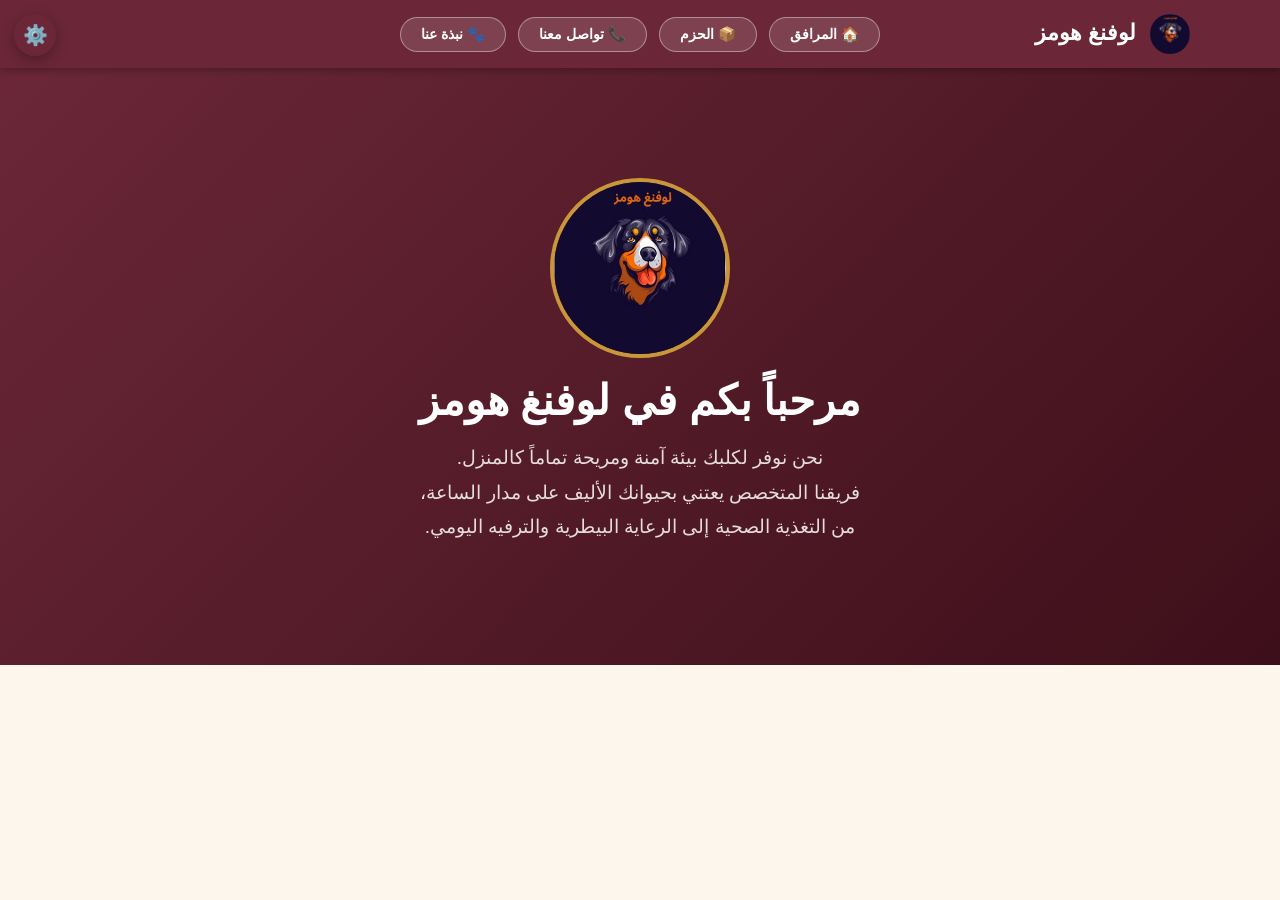
<file: index.html>
<!DOCTYPE html>
<html lang="ar" dir="rtl">
<head>
    <meta charset="UTF-8">
    <meta name="viewport" content="width=device-width, initial-scale=1.0">
    <title>لوفنغ هومز - الرئيسية</title>
    <link rel="stylesheet" href="style.css">
</head>
<body>

    <!-- ⚙️ Settings Panel -->
    <button class="settings-toggle" id="settings-toggle" title="الإعدادات">⚙️</button>
    <div class="settings-panel" id="settings-panel">
        <div class="settings-label">الإعدادات</div>

        <!-- Dark Mode -->
        <div class="settings-row">
            <label class="toggle-switch">
                <input type="checkbox" id="dark-toggle">
                <span class="toggle-track"></span>
            </label>
            <span>🌙 الوضع المظلم</span>
        </div>

        <!-- Font Size -->
        <div class="settings-label">حجم الخط</div>
        <div class="settings-row font-ctrl">
            <button class="font-ctrl-btn" id="font-decrease">−</button>
            <span class="font-size-indicator" id="font-indicator">100%</span>
            <button class="font-ctrl-btn" id="font-increase">+</button>
        </div>
    </div>


    <header>
        <div class="header-container">
            <!-- شعار يسار -->
            <div class="logo" style="white-space:nowrap;">
                <img src="[data-uri]" alt="لوفنغ هومز"
                     style="height:40px;width:40px;object-fit:contain;border-radius:50%;margin-left:8px;vertical-align:middle;">
                لوفنغ هومز
            </div>

            <!-- أزرار وسط -->
            <div class="header-nav-btns">
                <a href="facilities.html" class="header-nav-btn">🏠 المرافق</a>
                <a href="packages.html"   class="header-nav-btn">📦 الحزم</a>
                <a href="contact.html"    class="header-nav-btn">📞 تواصل معنا</a>
                <a href="about.html"     class="header-nav-btn">🐾 نبذة عنا</a>
            </div>


        </div>
    </header>

    <section class="hero">
        <img src="[data-uri]" alt="لوفنغ هومز" class="hero-logo">
        <h1 class="hero-title">مرحباً بكم في لوفنغ هومز</h1>
        <p class="hero-sub">
            نحن نوفر لكلبك بيئة آمنة ومريحة تماماً كالمنزل.<br>
            فريقنا المتخصص يعتني بحيوانك الأليف على مدار الساعة،<br>
            من التغذية الصحية إلى الرعاية البيطرية والترفيه اليومي.
        </p>
    </section>    <script>
        // ---- Settings Panel ----
        const settingsToggle = document.getElementById('settings-toggle');
        const settingsPanel  = document.getElementById('settings-panel');
        settingsToggle.addEventListener('click', () => {
            settingsToggle.classList.toggle('open');
            settingsPanel.classList.toggle('open');
        });
        document.addEventListener('click', (e) => {
            if (!settingsToggle.contains(e.target) && !settingsPanel.contains(e.target)) {
                settingsToggle.classList.remove('open');
                settingsPanel.classList.remove('open');
            }
        });

        // ---- Dark Mode ----
        const darkToggle = document.getElementById('dark-toggle');
        const savedTheme = localStorage.getItem('theme') || 'light';
        if (savedTheme === 'dark') {
            document.body.classList.add('dark');
            darkToggle.checked = true;
        }
        darkToggle.addEventListener('change', () => {
            document.body.classList.toggle('dark', darkToggle.checked);
            localStorage.setItem('theme', darkToggle.checked ? 'dark' : 'light');
        });

        // ---- Font Size (continuous: 70% - 160%) ----
        const MIN_FONT = 10, MAX_FONT = 24, STEP = 1;
        let currentFont = parseInt(localStorage.getItem('fontSize') || '16');
        const indicator = document.getElementById('font-indicator');
        const btnInc    = document.getElementById('font-increase');
        const btnDec    = document.getElementById('font-decrease');

        function applyFont() {
            document.documentElement.style.fontSize = currentFont + 'px';
            const pct = Math.round((currentFont / 16) * 100);
            indicator.textContent = pct + '%';
            btnInc.disabled = currentFont >= MAX_FONT;
            btnDec.disabled = currentFont <= MIN_FONT;
            localStorage.setItem('fontSize', currentFont);
        }
        applyFont();

        btnInc.addEventListener('click', () => { if (currentFont < MAX_FONT) { currentFont += STEP; applyFont(); } });
        btnDec.addEventListener('click', () => { if (currentFont > MIN_FONT) { currentFont -= STEP; applyFont(); } });
    </script>

</body>
</html>
</file>
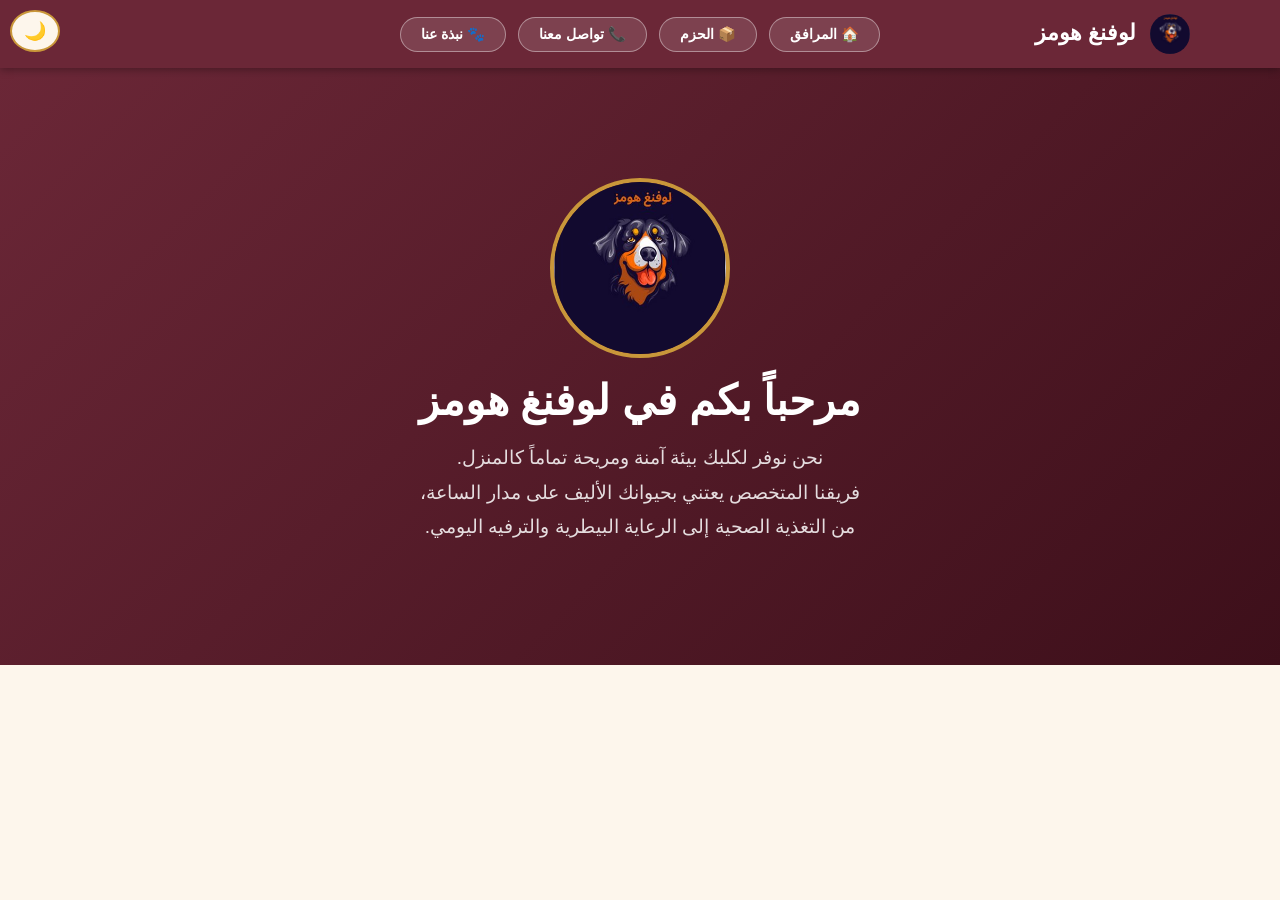
<file: المهمة يلي لاوم اعدل عليها للتطوير/index.html>
<!DOCTYPE html>
<html lang="ar" dir="rtl">
<head>
    <meta charset="UTF-8">
    <meta name="viewport" content="width=device-width, initial-scale=1.0">
    <title>لوفنغ هومز - الرئيسية</title>
    <link rel="stylesheet" href="style.css">
</head>
<body>

    <header>
        <div class="header-container">
            <!-- زر الدارك مود -->
            <button id="dark-mode-toggle" class="dark-mode-btn" title="تبديل الوضع المظلم">🌙</button>
            <!-- شعار يسار -->
            <div class="logo" style="white-space:nowrap;">
                <img src="[data-uri]" alt="لوفنغ هومز"
                     style="height:40px;width:40px;object-fit:contain;border-radius:50%;margin-left:8px;vertical-align:middle;">
                لوفنغ هومز
            </div>

            <!-- أزرار وسط -->
            <div class="header-nav-btns">
                <a href="facilities.html" class="header-nav-btn">🏠 المرافق</a>
                <a href="packages.html"   class="header-nav-btn">📦 الحزم</a>
                <a href="contact.html"    class="header-nav-btn">📞 تواصل معنا</a>
                <a href="about.html"     class="header-nav-btn">🐾 نبذة عنا</a>
            </div>


        </div>
    </header>

    <section class="hero">
        <img src="[data-uri]" alt="لوفنغ هومز" class="hero-logo">
        <h1 class="hero-title">مرحباً بكم في لوفنغ هومز</h1>
        <p class="hero-sub">
            نحن نوفر لكلبك بيئة آمنة ومريحة تماماً كالمنزل.<br>
            فريقنا المتخصص يعتني بحيوانك الأليف على مدار الساعة،<br>
            من التغذية الصحية إلى الرعاية البيطرية والترفيه اليومي.
        </p>
    </section>

    <script>
        const toggle = document.getElementById('dark-mode-toggle');
        const theme = localStorage.getItem('theme') || 'light';
        document.body.classList.toggle('dark', theme === 'dark');
        toggle.textContent = theme === 'dark' ? '☀️' : '🌙';

        toggle.addEventListener('click', () => {
            const isDark = document.body.classList.toggle('dark');
            localStorage.setItem('theme', isDark ? 'dark' : 'light');
            toggle.textContent = isDark ? '☀️' : '🌙';
        });
    </script>

</body>
</html>
</file>
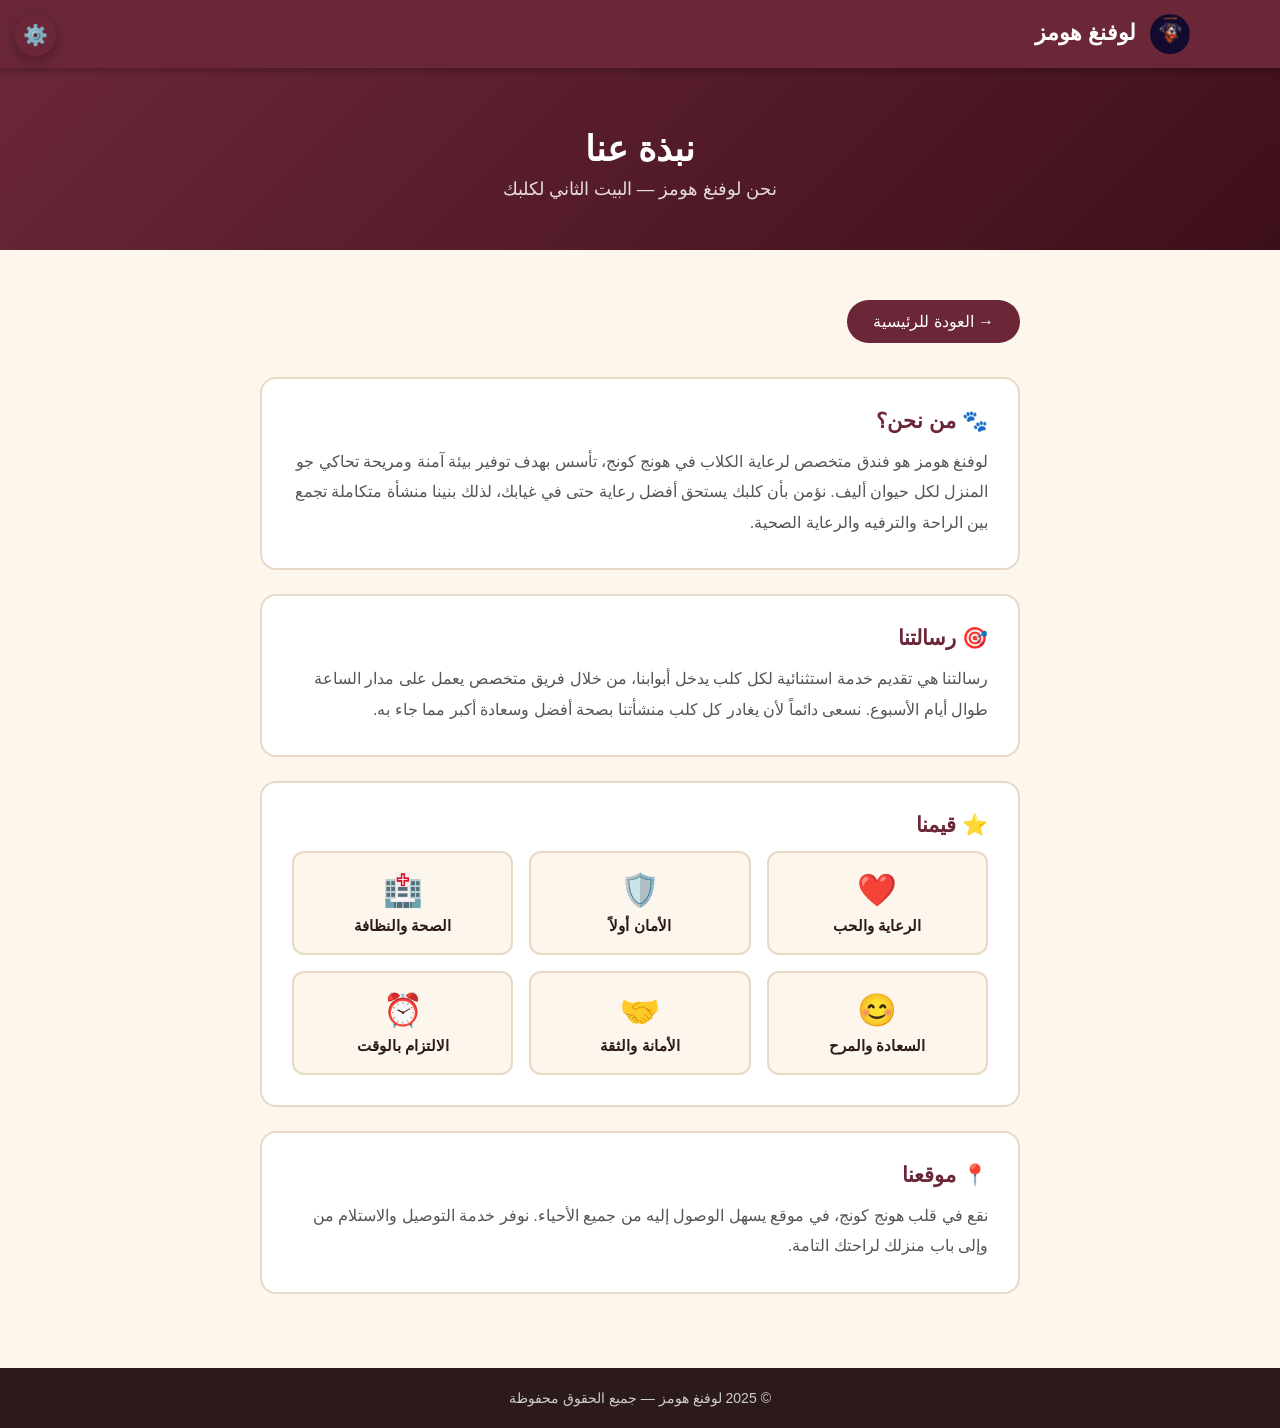
<file: about.html>
<!DOCTYPE html>
<html lang="ar" dir="rtl">
<head>
    <meta charset="UTF-8">
    <meta name="viewport" content="width=device-width, initial-scale=1.0">
    <title>لوفنغ هومز - نبذة عنا</title>
    <link rel="stylesheet" href="style.css">
</head>
<body>

    <!-- ⚙️ Settings Panel -->
    <button class="settings-toggle" id="settings-toggle" title="الإعدادات">⚙️</button>
    <div class="settings-panel" id="settings-panel">
        <div class="settings-label">الإعدادات</div>

        <!-- Dark Mode -->
        <div class="settings-row">
            <label class="toggle-switch">
                <input type="checkbox" id="dark-toggle">
                <span class="toggle-track"></span>
            </label>
            <span>🌙 الوضع المظلم</span>
        </div>

        <!-- Font Size -->
        <div class="settings-label">حجم الخط</div>
        <div class="settings-row font-ctrl">
            <button class="font-ctrl-btn" id="font-decrease">−</button>
            <span class="font-size-indicator" id="font-indicator">100%</span>
            <button class="font-ctrl-btn" id="font-increase">+</button>
        </div>
    </div>


    <header>
        <div class="header-container" style="justify-content:space-between;">
            <div class="logo" style="white-space:nowrap;">
                <img src="[data-uri]" alt="لوفنغ هومز"
                     style="height:40px;width:40px;object-fit:cover;border-radius:50%;margin-left:8px;vertical-align:middle;">
                لوفنغ هومز
            </div>
        </div>
    </header>

    <div class="about-hero">
        <h1>نبذة عنا</h1>
        <p>نحن لوفنغ هومز — البيت الثاني لكلبك</p>
    </div>

    <div class="about-body">
        <a href="index.html" class="back-btn">→ العودة للرئيسية</a>

        <div class="about-card">
            <h2>🐾 من نحن؟</h2>
            <p>
                لوفنغ هومز هو فندق متخصص لرعاية الكلاب في هونج كونج، تأسس بهدف توفير بيئة آمنة ومريحة
                تحاكي جو المنزل لكل حيوان أليف. نؤمن بأن كلبك يستحق أفضل رعاية حتى في غيابك،
                لذلك بنينا منشأة متكاملة تجمع بين الراحة والترفيه والرعاية الصحية.
            </p>
        </div>

        <div class="about-card">
            <h2>🎯 رسالتنا</h2>
            <p>
                رسالتنا هي تقديم خدمة استثنائية لكل كلب يدخل أبوابنا، من خلال فريق متخصص يعمل
                على مدار الساعة طوال أيام الأسبوع. نسعى دائماً لأن يغادر كل كلب منشأتنا
                بصحة أفضل وسعادة أكبر مما جاء به.
            </p>
        </div>

        <div class="about-card">
            <h2>⭐ قيمنا</h2>
            <div class="values-grid">
                <div class="value-item"><span>❤️</span> الرعاية والحب</div>
                <div class="value-item"><span>🛡️</span> الأمان أولاً</div>
                <div class="value-item"><span>🏥</span> الصحة والنظافة</div>
                <div class="value-item"><span>😊</span> السعادة والمرح</div>
                <div class="value-item"><span>🤝</span> الأمانة والثقة</div>
                <div class="value-item"><span>⏰</span> الالتزام بالوقت</div>
            </div>
        </div>

        <div class="about-card">
            <h2>📍 موقعنا</h2>
            <p>
                نقع في قلب هونج كونج، في موقع يسهل الوصول إليه من جميع الأحياء.
                نوفر خدمة التوصيل والاستلام من وإلى باب منزلك لراحتك التامة.
            </p>
        </div>
    </div>

    <footer>
        <p>© 2025 لوفنغ هومز — جميع الحقوق محفوظة</p>
    </footer>    <script>
        // ---- Settings Panel ----
        const settingsToggle = document.getElementById('settings-toggle');
        const settingsPanel  = document.getElementById('settings-panel');
        settingsToggle.addEventListener('click', () => {
            settingsToggle.classList.toggle('open');
            settingsPanel.classList.toggle('open');
        });
        document.addEventListener('click', (e) => {
            if (!settingsToggle.contains(e.target) && !settingsPanel.contains(e.target)) {
                settingsToggle.classList.remove('open');
                settingsPanel.classList.remove('open');
            }
        });

        // ---- Dark Mode ----
        const darkToggle = document.getElementById('dark-toggle');
        const savedTheme = localStorage.getItem('theme') || 'light';
        if (savedTheme === 'dark') {
            document.body.classList.add('dark');
            darkToggle.checked = true;
        }
        darkToggle.addEventListener('change', () => {
            document.body.classList.toggle('dark', darkToggle.checked);
            localStorage.setItem('theme', darkToggle.checked ? 'dark' : 'light');
        });

        // ---- Font Size (continuous: 70% - 160%) ----
        const MIN_FONT = 10, MAX_FONT = 24, STEP = 1;
        let currentFont = parseInt(localStorage.getItem('fontSize') || '16');
        const indicator = document.getElementById('font-indicator');
        const btnInc    = document.getElementById('font-increase');
        const btnDec    = document.getElementById('font-decrease');

        function applyFont() {
            document.documentElement.style.fontSize = currentFont + 'px';
            const pct = Math.round((currentFont / 16) * 100);
            indicator.textContent = pct + '%';
            btnInc.disabled = currentFont >= MAX_FONT;
            btnDec.disabled = currentFont <= MIN_FONT;
            localStorage.setItem('fontSize', currentFont);
        }
        applyFont();

        btnInc.addEventListener('click', () => { if (currentFont < MAX_FONT) { currentFont += STEP; applyFont(); } });
        btnDec.addEventListener('click', () => { if (currentFont > MIN_FONT) { currentFont -= STEP; applyFont(); } });
    </script>

</body>
</html>
</file>
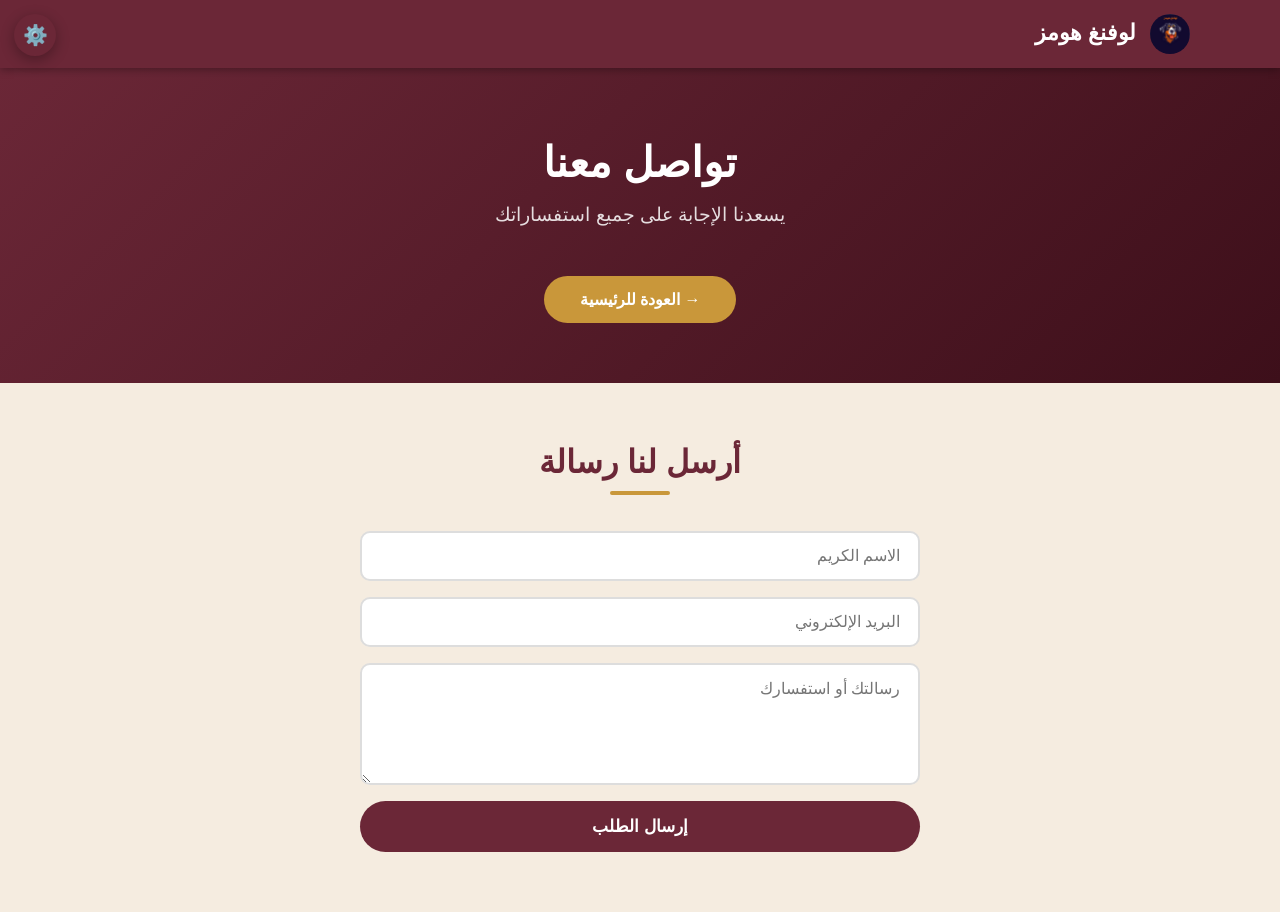
<file: contact.html>
<!DOCTYPE html>
<html lang="ar" dir="rtl">
<head>
    <meta charset="UTF-8">
    <meta name="viewport" content="width=device-width, initial-scale=1.0">
    <title>لوفنغ هومز - تواصل معنا</title>
    <link rel="stylesheet" href="style.css">
</head>
<body>

    <!-- ⚙️ Settings Panel -->
    <button class="settings-toggle" id="settings-toggle" title="الإعدادات">⚙️</button>
    <div class="settings-panel" id="settings-panel">
        <div class="settings-label">الإعدادات</div>

        <!-- Dark Mode -->
        <div class="settings-row">
            <label class="toggle-switch">
                <input type="checkbox" id="dark-toggle">
                <span class="toggle-track"></span>
            </label>
            <span>🌙 الوضع المظلم</span>
        </div>

        <!-- Font Size -->
        <div class="settings-label">حجم الخط</div>
        <div class="settings-row font-ctrl">
            <button class="font-ctrl-btn" id="font-decrease">−</button>
            <span class="font-size-indicator" id="font-indicator">100%</span>
            <button class="font-ctrl-btn" id="font-increase">+</button>
        </div>
    </div>


    <header>
        <div class="header-container" style="justify-content:space-between;">
            <div class="logo" style="white-space:nowrap;">
                <img src="[data-uri]" alt="لوفنغ هومز"
                     style="height:40px;width:40px;object-fit:cover;border-radius:50%;margin-left:8px;vertical-align:middle;">
                لوفنغ هومز
            </div>
        </div>
    </header>

    <section class="hero" style="padding:70px 20px 60px;">
        <h1>تواصل معنا</h1>
        <p>يسعدنا الإجابة على جميع استفساراتك</p>
        <a href="index.html" class="main-btn" style="margin-top:20px; display:inline-block;">→ العودة للرئيسية</a>
    </section>

    <section class="contact-section">
        <h2>أرسل لنا رسالة</h2>
        <form id="contact-form" onsubmit="handleSubmit(event)">
            <input type="text" id="field-name" placeholder="الاسم الكريم" required>
            <input type="email" id="field-email" placeholder="البريد الإلكتروني" required>
            <textarea id="field-msg" placeholder="رسالتك أو استفسارك" rows="5" required></textarea>
            <button type="submit" class="send-btn">إرسال الطلب</button>
        </form>
    </section>

    <!-- SUCCESS MODAL -->
    <div class="modal-overlay" id="success-modal" onclick="closeModal(event)">
        <div class="modal-box">
            <div class="modal-icon">✅</div>
            <h2>تم الإرسال بنجاح!</h2>
            <p>شكراً على تواصلك، وفي أقرب وقت سنعمل على ملاحظاتك</p>
            <button class="modal-close" onclick="closeModal()">إغلاق</button>
        </div>
    </div>    <script>
        // ---- Settings Panel ----
        const settingsToggle = document.getElementById('settings-toggle');
        const settingsPanel  = document.getElementById('settings-panel');
        settingsToggle.addEventListener('click', () => {
            settingsToggle.classList.toggle('open');
            settingsPanel.classList.toggle('open');
        });
        document.addEventListener('click', (e) => {
            if (!settingsToggle.contains(e.target) && !settingsPanel.contains(e.target)) {
                settingsToggle.classList.remove('open');
                settingsPanel.classList.remove('open');
            }
        });

        // ---- Dark Mode ----
        const darkToggle = document.getElementById('dark-toggle');
        const savedTheme = localStorage.getItem('theme') || 'light';
        if (savedTheme === 'dark') {
            document.body.classList.add('dark');
            darkToggle.checked = true;
        }
        darkToggle.addEventListener('change', () => {
            document.body.classList.toggle('dark', darkToggle.checked);
            localStorage.setItem('theme', darkToggle.checked ? 'dark' : 'light');
        });

        // ---- Font Size (continuous: 70% - 160%) ----
        const MIN_FONT = 10, MAX_FONT = 24, STEP = 1;
        let currentFont = parseInt(localStorage.getItem('fontSize') || '16');
        const indicator = document.getElementById('font-indicator');
        const btnInc    = document.getElementById('font-increase');
        const btnDec    = document.getElementById('font-decrease');

        function applyFont() {
            document.documentElement.style.fontSize = currentFont + 'px';
            const pct = Math.round((currentFont / 16) * 100);
            indicator.textContent = pct + '%';
            btnInc.disabled = currentFont >= MAX_FONT;
            btnDec.disabled = currentFont <= MIN_FONT;
            localStorage.setItem('fontSize', currentFont);
        }
        applyFont();

        btnInc.addEventListener('click', () => { if (currentFont < MAX_FONT) { currentFont += STEP; applyFont(); } });
        btnDec.addEventListener('click', () => { if (currentFont > MIN_FONT) { currentFont -= STEP; applyFont(); } });
    </script>

</body>
</html>
</file>
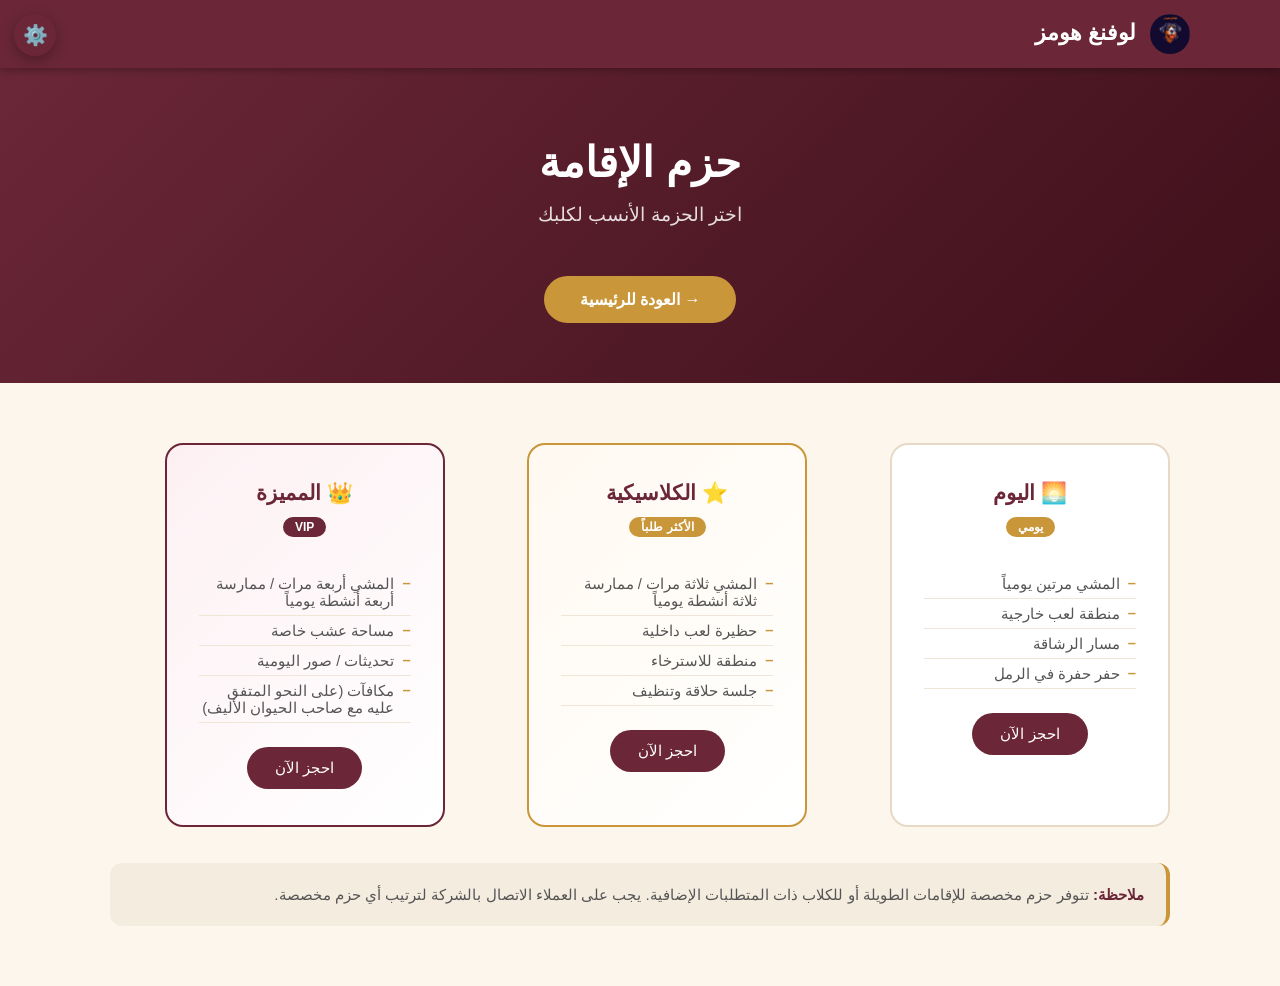
<file: packages.html>
<!DOCTYPE html>
<html lang="ar" dir="rtl">
<head>
    <meta charset="UTF-8">
    <meta name="viewport" content="width=device-width, initial-scale=1.0">
    <title>لوفنغ هومز - الحزم</title>
    <link rel="stylesheet" href="style.css">
</head>
<body>

    <!-- ⚙️ Settings Panel -->
    <button class="settings-toggle" id="settings-toggle" title="الإعدادات">⚙️</button>
    <div class="settings-panel" id="settings-panel">
        <div class="settings-label">الإعدادات</div>

        <!-- Dark Mode -->
        <div class="settings-row">
            <label class="toggle-switch">
                <input type="checkbox" id="dark-toggle">
                <span class="toggle-track"></span>
            </label>
            <span>🌙 الوضع المظلم</span>
        </div>

        <!-- Font Size -->
        <div class="settings-label">حجم الخط</div>
        <div class="settings-row font-ctrl">
            <button class="font-ctrl-btn" id="font-decrease">−</button>
            <span class="font-size-indicator" id="font-indicator">100%</span>
            <button class="font-ctrl-btn" id="font-increase">+</button>
        </div>
    </div>


    <header>
        <div class="header-container" style="justify-content:space-between;">
            <div class="logo" style="white-space:nowrap;">
                <img src="[data-uri]" alt="لوفنغ هومز"
                     style="height:40px;width:40px;object-fit:cover;border-radius:50%;margin-left:8px;vertical-align:middle;">
                لوفنغ هومز
            </div>
        </div>
    </header>

    <section class="hero" style="padding:70px 20px 60px;">
        <h1>حزم الإقامة</h1>
        <p>اختر الحزمة الأنسب لكلبك</p>
        <a href="index.html" class="main-btn" style="margin-top:20px; display:inline-block;">→ العودة للرئيسية</a>
    </section>

    <section class="container">
        <div class="packages-grid">

            <!-- اليوم -->
            <div class="package-box">
                <h3>🌅 اليوم</h3>
                <div class="package-badge">يومي</div>
                <ul>
                    <li>المشي مرتين يومياً</li>
                    <li>منطقة لعب خارجية</li>
                    <li>مسار الرشاقة</li>
                    <li>حفر حفرة في الرمل</li>
                </ul>
                <a href="contact.html" class="buy-btn" style="display:inline-block;text-decoration:none;">احجز الآن</a>
            </div>

            <!-- الكلاسيكية -->
            <div class="package-box premium">
                <h3>⭐ الكلاسيكية</h3>
                <div class="package-badge">الأكثر طلباً</div>
                <ul>
                    <li>المشي ثلاثة مرات / ممارسة ثلاثة أنشطة يومياً</li>
                    <li>حظيرة لعب داخلية</li>
                    <li>منطقة للاسترخاء</li>
                    <li>جلسة حلاقة وتنظيف</li>
                </ul>
                <a href="contact.html" class="buy-btn" style="display:inline-block;text-decoration:none;">احجز الآن</a>
            </div>

            <!-- المميزة -->
            <div class="package-box featured">
                <h3>👑 المميزة</h3>
                <div class="package-badge" style="background:var(--maroon);">VIP</div>
                <ul>
                    <li>المشي أربعة مرات / ممارسة أربعة أنشطة يومياً</li>
                    <li>مساحة عشب خاصة</li>
                    <li>تحديثات / صور اليومية</li>
                    <li>مكافآت (على النحو المتفق عليه مع صاحب الحيوان الأليف)</li>
                </ul>
                <a href="contact.html" class="buy-btn" style="display:inline-block;text-decoration:none;">احجز الآن</a>
            </div>

        </div>

        <div class="package-note">
            <strong>ملاحظة:</strong> تتوفر حزم مخصصة للإقامات الطويلة أو للكلاب ذات المتطلبات الإضافية.
            يجب على العملاء الاتصال بالشركة لترتيب أي حزم مخصصة.
        </div>
    </section>    <script>
        // ---- Settings Panel ----
        const settingsToggle = document.getElementById('settings-toggle');
        const settingsPanel  = document.getElementById('settings-panel');
        settingsToggle.addEventListener('click', () => {
            settingsToggle.classList.toggle('open');
            settingsPanel.classList.toggle('open');
        });
        document.addEventListener('click', (e) => {
            if (!settingsToggle.contains(e.target) && !settingsPanel.contains(e.target)) {
                settingsToggle.classList.remove('open');
                settingsPanel.classList.remove('open');
            }
        });

        // ---- Dark Mode ----
        const darkToggle = document.getElementById('dark-toggle');
        const savedTheme = localStorage.getItem('theme') || 'light';
        if (savedTheme === 'dark') {
            document.body.classList.add('dark');
            darkToggle.checked = true;
        }
        darkToggle.addEventListener('change', () => {
            document.body.classList.toggle('dark', darkToggle.checked);
            localStorage.setItem('theme', darkToggle.checked ? 'dark' : 'light');
        });

        // ---- Font Size (continuous: 70% - 160%) ----
        const MIN_FONT = 10, MAX_FONT = 24, STEP = 1;
        let currentFont = parseInt(localStorage.getItem('fontSize') || '16');
        const indicator = document.getElementById('font-indicator');
        const btnInc    = document.getElementById('font-increase');
        const btnDec    = document.getElementById('font-decrease');

        function applyFont() {
            document.documentElement.style.fontSize = currentFont + 'px';
            const pct = Math.round((currentFont / 16) * 100);
            indicator.textContent = pct + '%';
            btnInc.disabled = currentFont >= MAX_FONT;
            btnDec.disabled = currentFont <= MIN_FONT;
            localStorage.setItem('fontSize', currentFont);
        }
        applyFont();

        btnInc.addEventListener('click', () => { if (currentFont < MAX_FONT) { currentFont += STEP; applyFont(); } });
        btnDec.addEventListener('click', () => { if (currentFont > MIN_FONT) { currentFont -= STEP; applyFont(); } });
    </script>

</body>
</html>
</file>
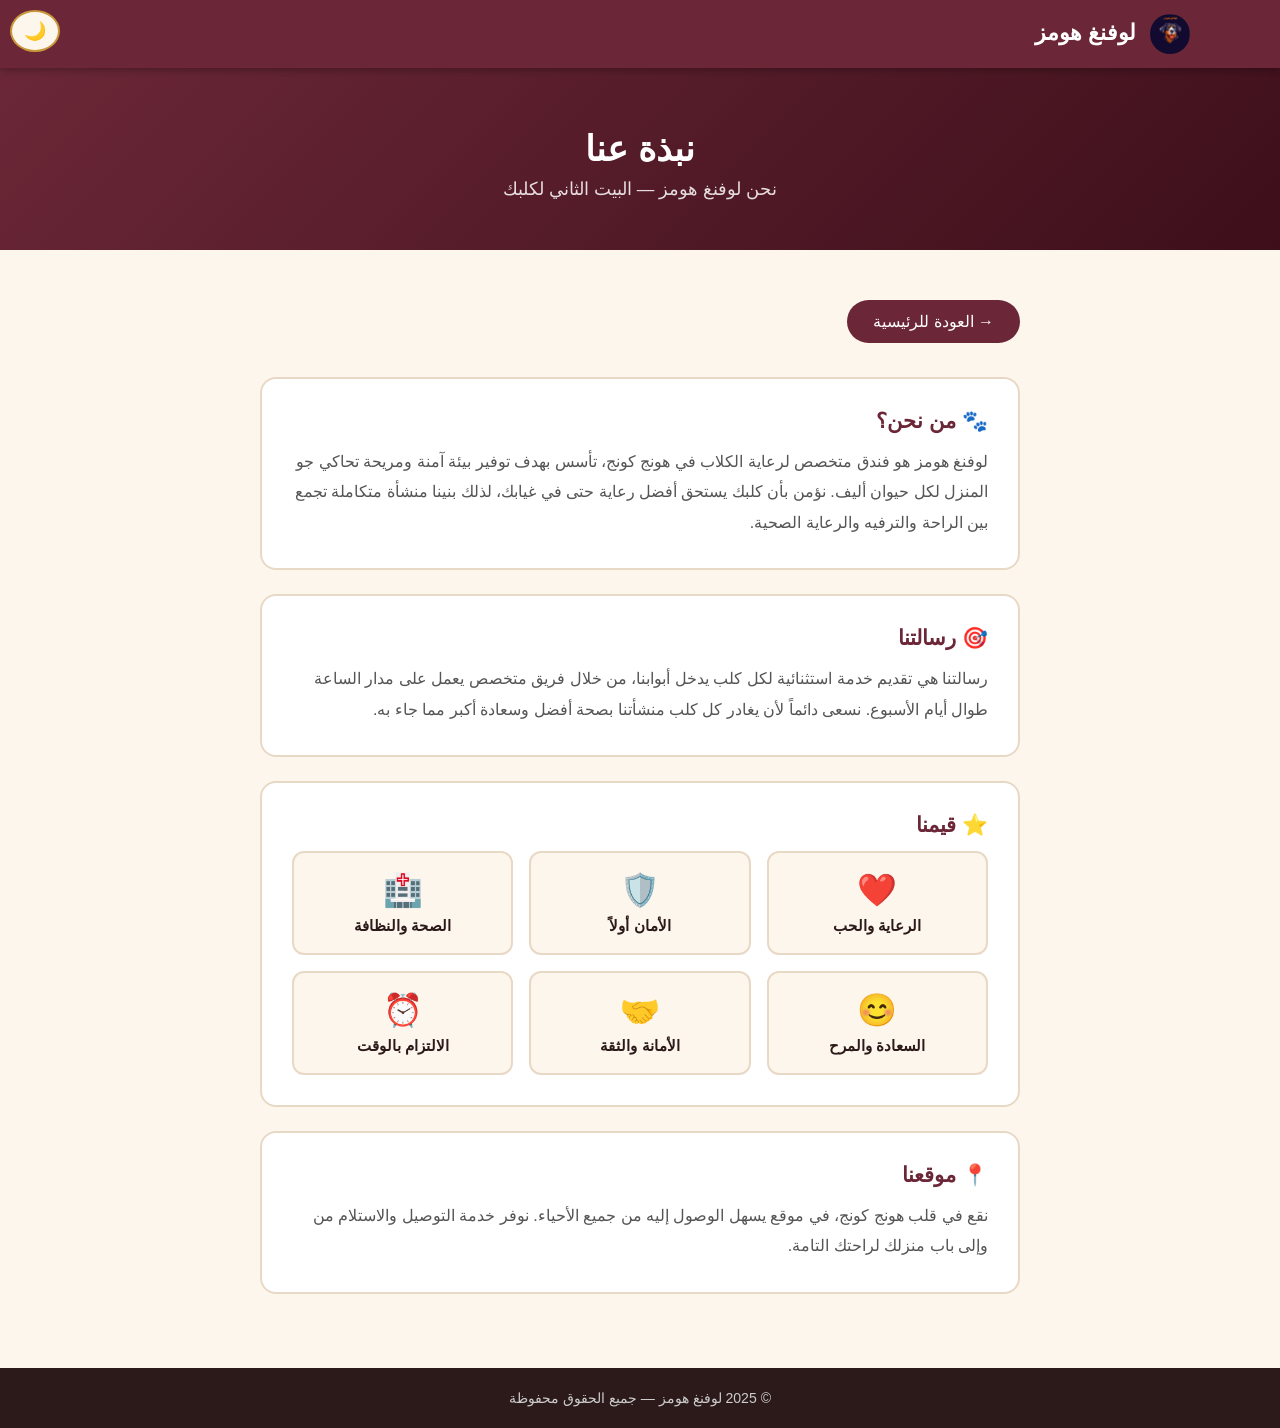
<file: المهمة يلي لاوم اعدل عليها للتطوير/about.html>
<!DOCTYPE html>
<html lang="ar" dir="rtl">
<head>
    <meta charset="UTF-8">
    <meta name="viewport" content="width=device-width, initial-scale=1.0">
    <title>لوفنغ هومز - نبذة عنا</title>
    <link rel="stylesheet" href="style.css">
</head>
<body>

    <header>
        <div class="header-container" style="justify-content:space-between;">
            <!-- زر الدارك مود -->
            <button id="dark-mode-toggle" class="dark-mode-btn" title="تبديل الوضع المظلم">🌙</button>
            <div class="logo" style="white-space:nowrap;">
                <img src="[data-uri]" alt="لوفنغ هومز"
                     style="height:40px;width:40px;object-fit:cover;border-radius:50%;margin-left:8px;vertical-align:middle;">
                لوفنغ هومز
            </div>
        </div>
    </header>

    <div class="about-hero">
        <h1>نبذة عنا</h1>
        <p>نحن لوفنغ هومز — البيت الثاني لكلبك</p>
    </div>

    <div class="about-body">
        <a href="index.html" class="back-btn">→ العودة للرئيسية</a>

        <div class="about-card">
            <h2>🐾 من نحن؟</h2>
            <p>
                لوفنغ هومز هو فندق متخصص لرعاية الكلاب في هونج كونج، تأسس بهدف توفير بيئة آمنة ومريحة
                تحاكي جو المنزل لكل حيوان أليف. نؤمن بأن كلبك يستحق أفضل رعاية حتى في غيابك،
                لذلك بنينا منشأة متكاملة تجمع بين الراحة والترفيه والرعاية الصحية.
            </p>
        </div>

        <div class="about-card">
            <h2>🎯 رسالتنا</h2>
            <p>
                رسالتنا هي تقديم خدمة استثنائية لكل كلب يدخل أبوابنا، من خلال فريق متخصص يعمل
                على مدار الساعة طوال أيام الأسبوع. نسعى دائماً لأن يغادر كل كلب منشأتنا
                بصحة أفضل وسعادة أكبر مما جاء به.
            </p>
        </div>

        <div class="about-card">
            <h2>⭐ قيمنا</h2>
            <div class="values-grid">
                <div class="value-item"><span>❤️</span> الرعاية والحب</div>
                <div class="value-item"><span>🛡️</span> الأمان أولاً</div>
                <div class="value-item"><span>🏥</span> الصحة والنظافة</div>
                <div class="value-item"><span>😊</span> السعادة والمرح</div>
                <div class="value-item"><span>🤝</span> الأمانة والثقة</div>
                <div class="value-item"><span>⏰</span> الالتزام بالوقت</div>
            </div>
        </div>

        <div class="about-card">
            <h2>📍 موقعنا</h2>
            <p>
                نقع في قلب هونج كونج، في موقع يسهل الوصول إليه من جميع الأحياء.
                نوفر خدمة التوصيل والاستلام من وإلى باب منزلك لراحتك التامة.
            </p>
        </div>
    </div>

    <footer>
        <p>© 2025 لوفنغ هومز — جميع الحقوق محفوظة</p>
    </footer>

    <script>
        const toggle = document.getElementById('dark-mode-toggle');
        const theme = localStorage.getItem('theme') || 'light';
        document.body.classList.toggle('dark', theme === 'dark');
        toggle.textContent = theme === 'dark' ? '☀️' : '🌙';

        toggle.addEventListener('click', () => {
            const isDark = document.body.classList.toggle('dark');
            localStorage.setItem('theme', isDark ? 'dark' : 'light');
            toggle.textContent = isDark ? '☀️' : '🌙';
        });
    </script>

</body>
</html>
</file>
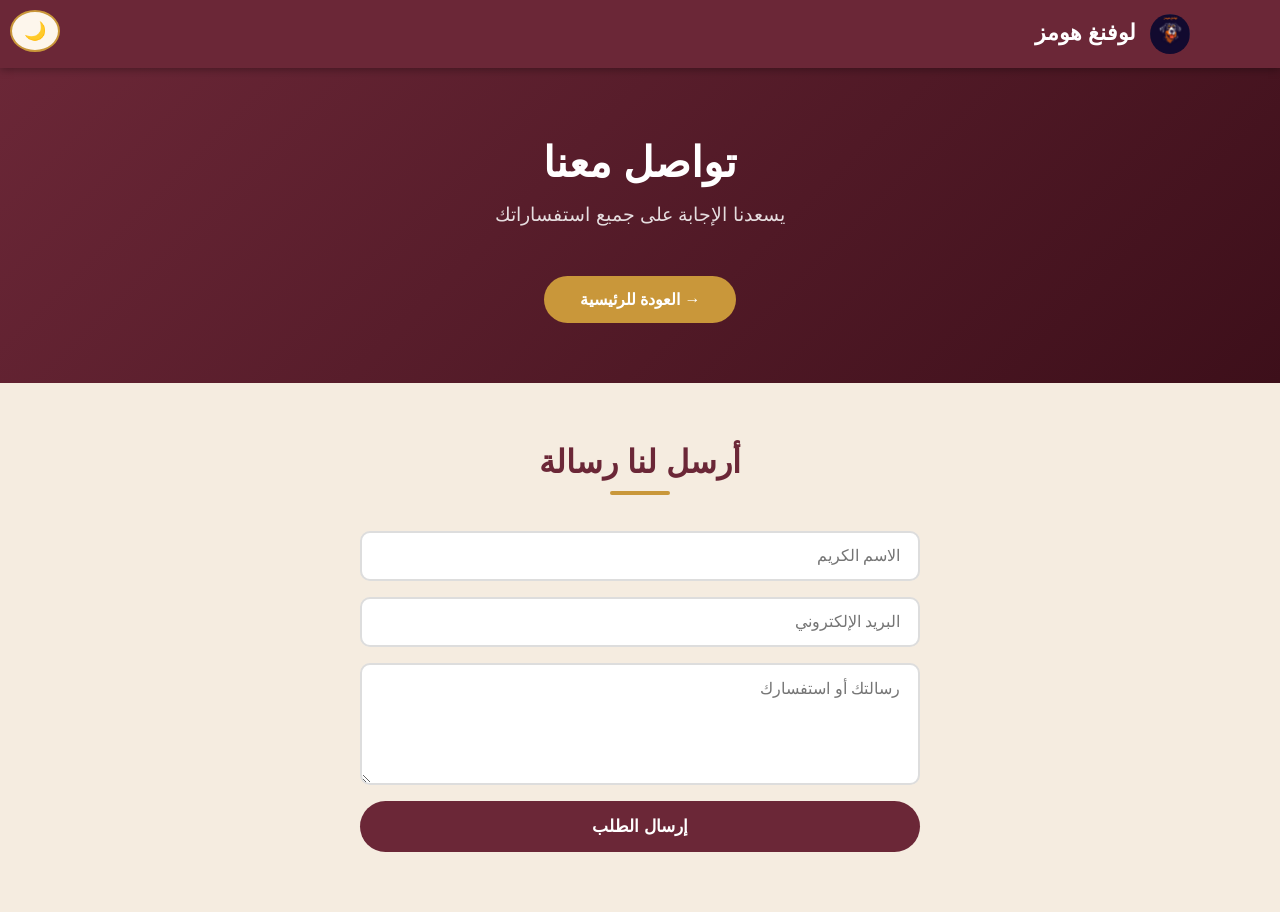
<file: المهمة يلي لاوم اعدل عليها للتطوير/contact.html>
<!DOCTYPE html>
<html lang="ar" dir="rtl">
<head>
    <meta charset="UTF-8">
    <meta name="viewport" content="width=device-width, initial-scale=1.0">
    <title>لوفنغ هومز - تواصل معنا</title>
    <link rel="stylesheet" href="style.css">
</head>
<body>

    <header>
        <div class="header-container" style="justify-content:space-between;">
            <!-- زر الدارك مود -->
            <button id="dark-mode-toggle" class="dark-mode-btn" title="تبديل الوضع المظلم">🌙</button>
            <div class="logo" style="white-space:nowrap;">
                <img src="[data-uri]" alt="لوفنغ هومز"
                     style="height:40px;width:40px;object-fit:cover;border-radius:50%;margin-left:8px;vertical-align:middle;">
                لوفنغ هومز
            </div>
        </div>
    </header>

    <section class="hero" style="padding:70px 20px 60px;">
        <h1>تواصل معنا</h1>
        <p>يسعدنا الإجابة على جميع استفساراتك</p>
        <a href="index.html" class="main-btn" style="margin-top:20px; display:inline-block;">→ العودة للرئيسية</a>
    </section>

    <section class="contact-section">
        <h2>أرسل لنا رسالة</h2>
        <form id="contact-form" onsubmit="handleSubmit(event)">
            <input type="text" id="field-name" placeholder="الاسم الكريم" required>
            <input type="email" id="field-email" placeholder="البريد الإلكتروني" required>
            <textarea id="field-msg" placeholder="رسالتك أو استفسارك" rows="5" required></textarea>
            <button type="submit" class="send-btn">إرسال الطلب</button>
        </form>
    </section>

    <!-- SUCCESS MODAL -->
    <div class="modal-overlay" id="success-modal" onclick="closeModal(event)">
        <div class="modal-box">
            <div class="modal-icon">✅</div>
            <h2>تم الإرسال بنجاح!</h2>
            <p>شكراً على تواصلك، وفي أقرب وقت سنعمل على ملاحظاتك</p>
            <button class="modal-close" onclick="closeModal()">إغلاق</button>
        </div>
    </div>

    <script>
        function handleSubmit(e) {
            e.preventDefault();
            document.getElementById('success-modal').classList.add('show');
            document.getElementById('contact-form').reset();
        }
        function closeModal(e) {
            if (!e || e.target === document.getElementById('success-modal') || e.target.classList.contains('modal-close')) {
                document.getElementById('success-modal').classList.remove('show');
            }
        }

        // Dark mode toggle
        const toggle = document.getElementById('dark-mode-toggle');
        const theme = localStorage.getItem('theme') || 'light';
        document.body.classList.toggle('dark', theme === 'dark');
        toggle.textContent = theme === 'dark' ? '☀️' : '🌙';

        toggle.addEventListener('click', () => {
            const isDark = document.body.classList.toggle('dark');
            localStorage.setItem('theme', isDark ? 'dark' : 'light');
            toggle.textContent = isDark ? '☀️' : '🌙';
        });
    </script>

</body>
</html>
</file>
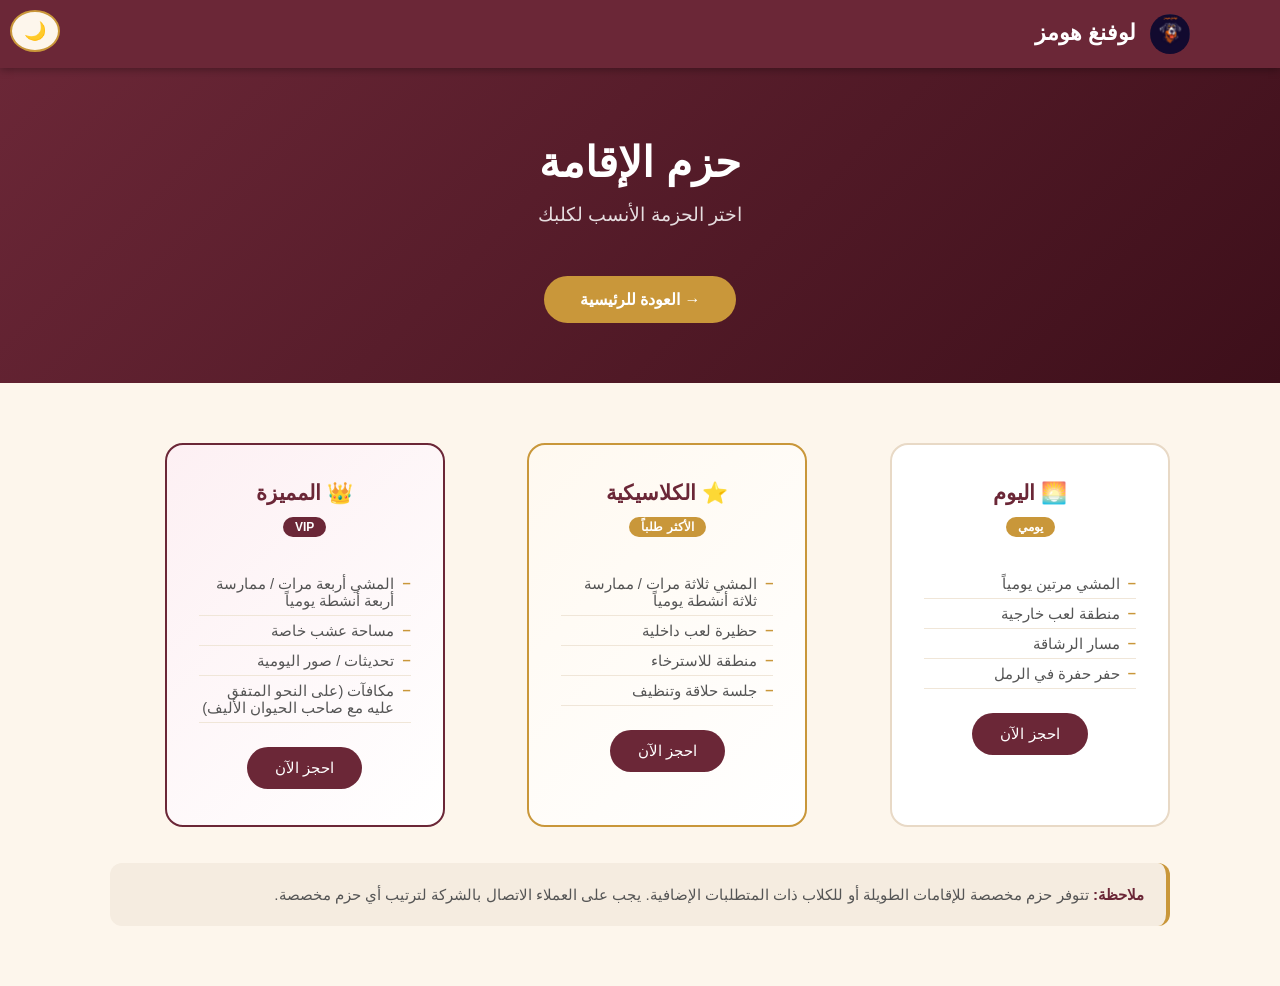
<file: المهمة يلي لاوم اعدل عليها للتطوير/packages.html>
<!DOCTYPE html>
<html lang="ar" dir="rtl">
<head>
    <meta charset="UTF-8">
    <meta name="viewport" content="width=device-width, initial-scale=1.0">
    <title>لوفنغ هومز - الحزم</title>
    <link rel="stylesheet" href="style.css">
</head>
<body>

    <header>
        <div class="header-container" style="justify-content:space-between;">
            <!-- زر الدارك مود -->
            <button id="dark-mode-toggle" class="dark-mode-btn" title="تبديل الوضع المظلم">🌙</button>
            <div class="logo" style="white-space:nowrap;">
                <img src="[data-uri]" alt="لوفنغ هومز"
                     style="height:40px;width:40px;object-fit:cover;border-radius:50%;margin-left:8px;vertical-align:middle;">
                لوفنغ هومز
            </div>
        </div>
    </header>

    <section class="hero" style="padding:70px 20px 60px;">
        <h1>حزم الإقامة</h1>
        <p>اختر الحزمة الأنسب لكلبك</p>
        <a href="index.html" class="main-btn" style="margin-top:20px; display:inline-block;">→ العودة للرئيسية</a>
    </section>

    <section class="container">
        <div class="packages-grid">

            <!-- اليوم -->
            <div class="package-box">
                <h3>🌅 اليوم</h3>
                <div class="package-badge">يومي</div>
                <ul>
                    <li>المشي مرتين يومياً</li>
                    <li>منطقة لعب خارجية</li>
                    <li>مسار الرشاقة</li>
                    <li>حفر حفرة في الرمل</li>
                </ul>
                <a href="contact.html" class="buy-btn" style="display:inline-block;text-decoration:none;">احجز الآن</a>
            </div>

            <!-- الكلاسيكية -->
            <div class="package-box premium">
                <h3>⭐ الكلاسيكية</h3>
                <div class="package-badge">الأكثر طلباً</div>
                <ul>
                    <li>المشي ثلاثة مرات / ممارسة ثلاثة أنشطة يومياً</li>
                    <li>حظيرة لعب داخلية</li>
                    <li>منطقة للاسترخاء</li>
                    <li>جلسة حلاقة وتنظيف</li>
                </ul>
                <a href="contact.html" class="buy-btn" style="display:inline-block;text-decoration:none;">احجز الآن</a>
            </div>

            <!-- المميزة -->
            <div class="package-box featured">
                <h3>👑 المميزة</h3>
                <div class="package-badge" style="background:var(--maroon);">VIP</div>
                <ul>
                    <li>المشي أربعة مرات / ممارسة أربعة أنشطة يومياً</li>
                    <li>مساحة عشب خاصة</li>
                    <li>تحديثات / صور اليومية</li>
                    <li>مكافآت (على النحو المتفق عليه مع صاحب الحيوان الأليف)</li>
                </ul>
                <a href="contact.html" class="buy-btn" style="display:inline-block;text-decoration:none;">احجز الآن</a>
            </div>

        </div>

        <div class="package-note">
            <strong>ملاحظة:</strong> تتوفر حزم مخصصة للإقامات الطويلة أو للكلاب ذات المتطلبات الإضافية.
            يجب على العملاء الاتصال بالشركة لترتيب أي حزم مخصصة.
        </div>
    </section>

    <script>
        const toggle = document.getElementById('dark-mode-toggle');
        const theme = localStorage.getItem('theme') || 'light';
        document.body.classList.toggle('dark', theme === 'dark');
        toggle.textContent = theme === 'dark' ? '☀️' : '🌙';

        toggle.addEventListener('click', () => {
            const isDark = document.body.classList.toggle('dark');
            localStorage.setItem('theme', isDark ? 'dark' : 'light');
            toggle.textContent = isDark ? '☀️' : '🌙';
        });
    </script>

</body>
</html>
</file>
<file: style.css>
/* ==============================
   LOVING HOMES - style.css
   ============================== */

* { margin: 0; padding: 0; box-sizing: border-box; }

:root {
    --maroon: #6B2737;
    --cream:  #FDF6EC;
    --gold:   #C9973A;
    --dark:   #2C1A1A;
}

/* ---- SETTINGS PANEL ---- */
.settings-toggle {
    position: fixed;
    left: 14px;
    top: 14px;
    z-index: 2000;
    background: var(--maroon);
    border: none;
    color: #fff;
    width: 42px;
    height: 42px;
    border-radius: 50%;
    cursor: pointer;
    font-size: 20px;
    display: flex;
    align-items: center;
    justify-content: center;
    box-shadow: 0 4px 14px rgba(0,0,0,0.3);
    transition: background 0.2s, transform 0.3s;
}
.settings-toggle:hover { background: var(--gold); }
.settings-toggle.open { transform: rotate(60deg); }

.settings-panel {
    position: fixed;
    left: 14px;
    top: 66px;
    transform: scaleY(0);
    transform-origin: top center;
    z-index: 1999;
    background: var(--cream);
    border: 2px solid var(--gold);
    border-radius: 16px;
    padding: 18px 16px;
    display: flex;
    flex-direction: column;
    gap: 14px;
    min-width: 170px;
    box-shadow: 0 8px 28px rgba(0,0,0,0.18);
    opacity: 0;
    pointer-events: none;
    transition: transform 0.25s cubic-bezier(.34,1.56,.64,1), opacity 0.2s;
}
.settings-panel.open {
    transform: scaleY(1);
    opacity: 1;
    pointer-events: all;
}
.settings-label {
    font-size: 0.78rem;
    font-weight: bold;
    color: var(--maroon);
    text-transform: uppercase;
    letter-spacing: 0.05em;
    opacity: 0.7;
}
.settings-row {
    display: flex;
    align-items: center;
    gap: 10px;
}

/* Dark mode toggle switch */
.toggle-switch {
    position: relative;
    width: 44px;
    height: 24px;
    flex-shrink: 0;
}
.toggle-switch input { display: none; }
.toggle-track {
    position: absolute;
    inset: 0;
    background: #ccc;
    border-radius: 24px;
    cursor: pointer;
    transition: background 0.25s;
}
.toggle-track::after {
    content: '';
    position: absolute;
    width: 18px;
    height: 18px;
    left: 3px;
    top: 3px;
    background: #fff;
    border-radius: 50%;
    transition: transform 0.25s;
}
.toggle-switch input:checked + .toggle-track { background: var(--maroon); }
.toggle-switch input:checked + .toggle-track::after { transform: translateX(20px); }

.settings-row span { font-size: 0.92rem; color: var(--dark); }

/* Font size control */
.font-ctrl {
    display: flex;
    align-items: center;
    gap: 8px;
}
.font-ctrl-btn {
    background: var(--maroon);
    color: #fff;
    border: none;
    width: 30px;
    height: 30px;
    border-radius: 50%;
    cursor: pointer;
    font-size: 18px;
    font-weight: bold;
    display: flex;
    align-items: center;
    justify-content: center;
    transition: background 0.2s;
    line-height: 1;
    flex-shrink: 0;
}
.font-ctrl-btn:hover { background: var(--gold); }
.font-ctrl-btn:disabled { background: #ccc; cursor: not-allowed; }
.font-size-indicator {
    font-size: 0.85rem;
    color: var(--dark);
    min-width: 38px;
    text-align: center;
    font-weight: bold;
}

body.dark {
    --maroon: #C4566A;
    --cream:  #0A0A0A;
    --gold:   #E0BC4A;
    --dark:   #EAEAEA;
}

body.dark header         { background: #111; }
body.dark .facility-card,
body.dark .package-box,
body.dark .about-card,
body.dark .detail-desc,
body.dark .features-list li { background: #161616; border-color: #2a2a2a; }
body.dark .contact-section  { background: #0d0d0d; }
body.dark #contact-form input,
body.dark #contact-form textarea { background: #161616; border-color: #333; color: #eee; }
body.dark footer            { background: #000; }
body.dark .package-note     { background: #111; border-color: var(--gold); }
body.dark .package-box ul li { border-color: #2a2a2a; }

body {
    font-family: 'Segoe UI', Tahoma, Arial, sans-serif;
    background: var(--cream);
    color: var(--dark);
    direction: rtl;
}

/* ---- HEADER ---- */
header {
    background: var(--maroon);
    padding: 14px 30px;
    position: sticky;
    top: 0;
    z-index: 100;
    box-shadow: 0 2px 8px rgba(0,0,0,0.3);
}
.header-container {
    max-width: 1100px;
    margin: auto;
    display: flex;
    align-items: center;
    justify-content: space-between;
}
.logo { color: #fff; font-size: 1.4rem; font-weight: bold; }
nav ul { list-style: none; display: flex; gap: 28px; }
nav a {
    color: #f0d9b5;
    text-decoration: none;
    font-size: 0.95rem;
    transition: color .2s;
}
nav a:hover, nav a.active { color: #fff; border-bottom: 2px solid var(--gold); padding-bottom: 2px; }

/* ---- HERO ---- */
.hero {
    background: linear-gradient(135deg, var(--maroon) 0%, #3d0f1a 100%);
    color: #fff;
    text-align: center;
    padding: 110px 20px 90px;
}
.hero h1 { font-size: 2.6rem; margin-bottom: 16px; }
.hero p  { font-size: 1.2rem; opacity: 0.85; margin-bottom: 30px; }

.main-btn {
    background: var(--gold);
    color: #fff;
    padding: 14px 36px;
    border-radius: 30px;
    text-decoration: none;
    font-size: 1rem;
    font-weight: bold;
    display: inline-block;
    transition: transform .2s, box-shadow .2s;
}
.main-btn:hover { transform: translateY(-2px); box-shadow: 0 6px 18px rgba(0,0,0,0.25); }

/* ---- CONTAINER & SECTION TITLE ---- */
.container { max-width: 1100px; margin: auto; padding: 60px 20px; }
.section-title {
    text-align: center;
    font-size: 2rem;
    color: var(--maroon);
    margin-bottom: 40px;
}
.section-title::after {
    content: '';
    display: block;
    width: 60px; height: 4px;
    background: var(--gold);
    margin: 10px auto 0;
    border-radius: 2px;
}

/* ---- FACILITIES GRID ---- */
.facilities-grid {
    display: grid;
    grid-template-columns: repeat(auto-fill, minmax(220px, 1fr));
    gap: 22px;
}
.facility-card {
    background: #fff;
    border: 2px solid #e8d9c6;
    border-radius: 14px;
    padding: 30px 20px;
    text-align: center;
    cursor: pointer;
    font-size: 1rem;
    font-weight: 600;
    color: var(--dark);
    text-decoration: none;
    display: block;
    transition: transform .2s, box-shadow .2s, border-color .2s;
}
.facility-card:hover {
    transform: translateY(-5px);
    box-shadow: 0 10px 28px rgba(107,39,55,0.15);
    border-color: var(--gold);
    color: var(--maroon);
}
.facility-card .card-icon { font-size: 2.2rem; margin-bottom: 12px; display: block; }

/* ---- PACKAGES ---- */
.packages-flex { display: flex; gap: 28px; justify-content: center; flex-wrap: wrap; }
.package-box {
    background: #fff;
    border: 2px solid #e8d9c6;
    border-radius: 18px;
    padding: 36px 32px;
    text-align: center;
    width: 280px;
    transition: transform .2s, box-shadow .2s;
}
.package-box:hover { transform: translateY(-4px); box-shadow: 0 10px 28px rgba(0,0,0,0.1); }
.package-box.premium { border-color: var(--gold); background: linear-gradient(135deg,#fff9f0,#fff); }
.package-box h3  { color: var(--maroon); font-size: 1.3rem; margin-bottom: 12px; }
.package-box p   { color: #666; font-size: 0.95rem; margin-bottom: 20px; line-height: 1.6; }
.price { font-size: 2rem; font-weight: bold; color: var(--gold); display: block; margin-bottom: 20px; }
.buy-btn {
    background: var(--maroon);
    color: #fff;
    border: none;
    padding: 12px 28px;
    border-radius: 25px;
    cursor: pointer;
    font-size: 0.95rem;
    font-family: inherit;
    transition: background .2s;
}
.buy-btn:hover { background: #8a3347; }

/* ---- CONTACT ---- */
.contact-section { background: #f5ece0; padding: 60px 20px; }
.contact-section h2 { text-align: center; font-size: 2rem; color: var(--maroon); margin-bottom: 36px; }
.contact-section h2::after {
    content: '';
    display: block;
    width: 60px; height: 4px;
    background: var(--gold);
    margin: 10px auto 0;
    border-radius: 2px;
}
#contact-form { max-width: 560px; margin: auto; display: flex; flex-direction: column; gap: 16px; }
#contact-form input,
#contact-form textarea {
    padding: 14px 18px;
    border: 2px solid #ddd;
    border-radius: 10px;
    font-size: 1rem;
    font-family: inherit;
    direction: rtl;
    background: #fff;
    transition: border-color .2s;
}
#contact-form input:focus,
#contact-form textarea:focus { outline: none; border-color: var(--maroon); }
.send-btn {
    background: var(--maroon);
    color: #fff;
    border: none;
    padding: 15px;
    border-radius: 30px;
    font-size: 1.05rem;
    font-weight: bold;
    cursor: pointer;
    font-family: inherit;
    transition: background .2s, transform .2s;
}
.send-btn:hover { background: #8a3347; transform: translateY(-1px); }

/* ---- SUCCESS MODAL ---- */
.modal-overlay {
    display: none;
    position: fixed;
    inset: 0;
    background: rgba(0,0,0,0.55);
    z-index: 999;
    justify-content: center;
    align-items: center;
}
.modal-overlay.show { display: flex; }
.modal-box {
    background: #fff;
    border-radius: 20px;
    padding: 50px 40px;
    text-align: center;
    max-width: 420px;
    width: 90%;
    box-shadow: 0 20px 60px rgba(0,0,0,0.3);
    animation: popIn .35s cubic-bezier(.175,.885,.32,1.275);
}
@keyframes popIn {
    from { transform: scale(0.7); opacity: 0; }
    to   { transform: scale(1);   opacity: 1; }
}
.modal-icon { font-size: 3.5rem; margin-bottom: 16px; }
.modal-box h2 { color: var(--maroon); font-size: 1.5rem; margin-bottom: 12px; }
.modal-box p  { color: #555; font-size: 1.05rem; line-height: 1.7; }
.modal-close {
    margin-top: 28px;
    background: var(--maroon);
    color: #fff;
    border: none;
    padding: 12px 32px;
    border-radius: 25px;
    cursor: pointer;
    font-size: 1rem;
    font-family: inherit;
    transition: background .2s;
}
.modal-close:hover { background: #8a3347; }

/* ---- FACILITY DETAIL ---- */
.facility-detail-hero {
    background: linear-gradient(135deg, var(--maroon), #3d0f1a);
    color: #fff;
    padding: 60px 20px 50px;
    text-align: center;
}
.facility-detail-hero h1 { font-size: 2.2rem; margin-bottom: 10px; }
.facility-detail-hero p  { font-size: 1.1rem; opacity: 0.8; }
.detail-icon { font-size: 4rem; margin-bottom: 16px; display: block; }
.detail-body { max-width: 760px; margin: auto; padding: 50px 20px; }
.detail-desc {
    background: #fff;
    border-radius: 14px;
    padding: 28px 30px;
    font-size: 1.05rem;
    line-height: 1.8;
    color: #444;
    margin-bottom: 36px;
    border: 2px solid #e8d9c6;
}
.features-title { font-size: 1.3rem; color: var(--maroon); margin-bottom: 18px; font-weight: bold; }
.features-list { list-style: none; display: grid; grid-template-columns: 1fr 1fr; gap: 14px; }
.features-list li {
    background: #fff;
    border: 2px solid #e8d9c6;
    border-radius: 12px;
    padding: 14px 18px;
    display: flex;
    align-items: center;
    gap: 10px;
    font-size: 0.98rem;
}
.back-btn {
    display: inline-flex;
    align-items: center;
    gap: 8px;
    background: var(--maroon);
    color: #fff;
    border: none;
    padding: 12px 26px;
    border-radius: 25px;
    cursor: pointer;
    font-size: 1rem;
    font-family: inherit;
    margin-bottom: 34px;
    text-decoration: none;
    transition: background .2s;
}
.back-btn:hover { background: #8a3347; }

/* ---- FOOTER ---- */
footer {
    background: var(--dark);
    color: #ccc;
    text-align: center;
    padding: 22px;
    font-size: 0.88rem;
}

/* ---- RESPONSIVE ---- */
@media (max-width: 600px) {
    .hero h1 { font-size: 1.8rem; }
    .features-list { grid-template-columns: 1fr; }
    nav ul { gap: 14px; }
}

/* ---- ABOUT PAGE ---- */
.about-hero {
    background: linear-gradient(135deg, var(--maroon), #3d0f1a);
    color: #fff;
    padding: 60px 20px 50px;
    text-align: center;
}
.about-hero h1 { font-size: 2.2rem; margin-bottom: 10px; }
.about-hero p  { font-size: 1.1rem; opacity: 0.85; }
.about-body { max-width: 800px; margin: auto; padding: 50px 20px; }
.about-card {
    background: #fff;
    border: 2px solid #e8d9c6;
    border-radius: 16px;
    padding: 30px;
    margin-bottom: 24px;
}
.about-card h2 {
    color: var(--maroon);
    font-size: 1.3rem;
    margin-bottom: 14px;
    display: flex;
    align-items: center;
    gap: 10px;
}
.about-card p { color: #555; line-height: 1.9; font-size: 1rem; }
.values-grid {
    display: grid;
    grid-template-columns: repeat(auto-fill, minmax(180px, 1fr));
    gap: 16px;
    margin-top: 10px;
}
.value-item {
    background: var(--cream);
    border: 2px solid #e8d9c6;
    border-radius: 12px;
    padding: 18px;
    text-align: center;
    font-size: 0.95rem;
    color: var(--dark);
    font-weight: 600;
}
.value-item span { font-size: 2rem; display: block; margin-bottom: 8px; }

/* ---- FACILITIES PAGE ---- */
.facilities-grid {
    display: grid;
    grid-template-columns: repeat(auto-fill, minmax(260px, 1fr));
    gap: 24px;
}
.facility-card {
    background: #fff;
    border: 2px solid #e8d9c6;
    border-radius: 16px;
    overflow: hidden;
    text-decoration: none;
    color: var(--dark);
    display: block;
    padding: 0;
    transition: transform .2s, box-shadow .2s, border-color .2s;
}
.facility-card:hover {
    transform: translateY(-6px);
    box-shadow: 0 12px 32px rgba(107,39,55,0.18);
    border-color: var(--gold);
}
.facility-card img {
    width: 100%;
    height: 190px;
    object-fit: cover;
    display: block;
}
.facility-card-body {
    padding: 16px 18px 20px;
    display: flex;
    align-items: center;
    gap: 10px;
}
.facility-card-body span { font-size: 1.5rem; }
.facility-card-body strong { font-size: 1rem; color: var(--dark); }

/* ---- FACILITY DETAIL PAGE ---- */
.detail-img {
    width: 100%;
    height: 320px;
    object-fit: cover;
    border-radius: 16px;
    margin-bottom: 28px;
    border: 3px solid #e8d9c6;
}

/* ---- PACKAGES PAGE ---- */
.packages-grid {
    display: grid;
    grid-template-columns: repeat(auto-fill, minmax(280px, 1fr));
    gap: 28px;
}
.package-badge {
    display: inline-block;
    background: var(--gold);
    color: #fff;
    font-size: 0.75rem;
    padding: 3px 12px;
    border-radius: 20px;
    margin-bottom: 16px;
    font-weight: bold;
}
.package-box.featured { border-color: var(--maroon); background: linear-gradient(135deg,#fdf0f3,#fff); }
.package-box ul {
    list-style: none;
    margin: 16px 0 24px;
    padding: 0;
    text-align: right;
}
.package-box ul li {
    padding: 6px 0;
    font-size: 0.92rem;
    color: #555;
    border-bottom: 1px solid #f0e6d8;
    display: flex;
    align-items: flex-start;
    gap: 8px;
}
.package-box ul li::before { content: "–"; color: var(--gold); font-weight: bold; flex-shrink: 0; }
.package-note {
    background: #f5ece0;
    border-radius: 12px;
    padding: 18px 22px;
    font-size: 0.95rem;
    color: #555;
    line-height: 1.8;
    margin-top: 36px;
    border-right: 4px solid var(--gold);
}
.package-note strong { color: var(--maroon); }

/* ---- HEADER NAV BUTTONS (index) ---- */
.header-nav-btns {
    position: absolute;
    left: 50%;
    transform: translateX(-50%);
    display: flex;
    gap: 12px;
    flex-wrap: wrap;
    justify-content: center;
}
header { position: relative; }
.header-nav-btn {
    background: rgba(255,255,255,0.12);
    color: #fff;
    border: 1.5px solid rgba(255,255,255,0.4);
    padding: 8px 20px;
    border-radius: 25px;
    text-decoration: none;
    font-size: 0.9rem;
    font-weight: bold;
    transition: background .25s, border-color .25s, transform .2s;
    white-space: nowrap;
}
.header-nav-btn:hover {
    background: var(--gold);
    border-color: var(--gold);
    transform: translateY(-2px);
}

/* ---- HERO LOGO ---- */
.hero-logo {
    width: 180px;
    height: 180px;
    object-fit: cover;
    border-radius: 50%;
    border: 4px solid var(--gold);
    margin-bottom: 14px;
}
.hero-title { font-size: 2.6rem; margin-bottom: 16px; }
.hero-sub   { font-size: 1.1rem; line-height: 1.8; max-width: 600px; margin: 0 auto 30px; opacity: 0.9; }
</file>
<file: المهمة يلي لاوم اعدل عليها للتطوير/style.css>
/* ==============================
   LOVING HOMES - style.css
   ============================== */

* { margin: 0; padding: 0; box-sizing: border-box; }

:root {
    --maroon: #6B2737;
    --cream:  #FDF6EC;
    --gold:   #C9973A;
    --dark:   #2C1A1A;
}

.dark-mode-btn {
    background: var(--cream);
    border: 2px solid var(--gold);
    color: var(--maroon);
    padding: 8px 12px;
    border-radius: 50%;
    cursor: pointer;
    font-size: 18px;
    transition: all 0.3s;
    position: absolute;
    top: 10px;
    left: 10px;
    z-index: 1000;
}

.dark-mode-btn:hover {
    background: var(--gold);
    color: var(--maroon);
}

body.dark {
    --maroon: #8B3A4A;
    --cream:  #1A1A1A;
    --gold:   #D4AF37;
    --dark:   #F5F5F5;
}

body {
    font-family: 'Segoe UI', Tahoma, Arial, sans-serif;
    background: var(--cream);
    color: var(--dark);
    direction: rtl;
}

/* ---- HEADER ---- */
header {
    background: var(--maroon);
    padding: 14px 30px;
    position: sticky;
    top: 0;
    z-index: 100;
    box-shadow: 0 2px 8px rgba(0,0,0,0.3);
}
.header-container {
    max-width: 1100px;
    margin: auto;
    display: flex;
    align-items: center;
    justify-content: space-between;
}
.logo { color: #fff; font-size: 1.4rem; font-weight: bold; }
nav ul { list-style: none; display: flex; gap: 28px; }
nav a {
    color: #f0d9b5;
    text-decoration: none;
    font-size: 0.95rem;
    transition: color .2s;
}
nav a:hover, nav a.active { color: #fff; border-bottom: 2px solid var(--gold); padding-bottom: 2px; }

/* ---- HERO ---- */
.hero {
    background: linear-gradient(135deg, var(--maroon) 0%, #3d0f1a 100%);
    color: #fff;
    text-align: center;
    padding: 110px 20px 90px;
}
.hero h1 { font-size: 2.6rem; margin-bottom: 16px; }
.hero p  { font-size: 1.2rem; opacity: 0.85; margin-bottom: 30px; }

.main-btn {
    background: var(--gold);
    color: #fff;
    padding: 14px 36px;
    border-radius: 30px;
    text-decoration: none;
    font-size: 1rem;
    font-weight: bold;
    display: inline-block;
    transition: transform .2s, box-shadow .2s;
}
.main-btn:hover { transform: translateY(-2px); box-shadow: 0 6px 18px rgba(0,0,0,0.25); }

/* ---- CONTAINER & SECTION TITLE ---- */
.container { max-width: 1100px; margin: auto; padding: 60px 20px; }
.section-title {
    text-align: center;
    font-size: 2rem;
    color: var(--maroon);
    margin-bottom: 40px;
}
.section-title::after {
    content: '';
    display: block;
    width: 60px; height: 4px;
    background: var(--gold);
    margin: 10px auto 0;
    border-radius: 2px;
}

/* ---- FACILITIES GRID ---- */
.facilities-grid {
    display: grid;
    grid-template-columns: repeat(auto-fill, minmax(220px, 1fr));
    gap: 22px;
}
.facility-card {
    background: #fff;
    border: 2px solid #e8d9c6;
    border-radius: 14px;
    padding: 30px 20px;
    text-align: center;
    cursor: pointer;
    font-size: 1rem;
    font-weight: 600;
    color: var(--dark);
    text-decoration: none;
    display: block;
    transition: transform .2s, box-shadow .2s, border-color .2s;
}
.facility-card:hover {
    transform: translateY(-5px);
    box-shadow: 0 10px 28px rgba(107,39,55,0.15);
    border-color: var(--gold);
    color: var(--maroon);
}
.facility-card .card-icon { font-size: 2.2rem; margin-bottom: 12px; display: block; }

/* ---- PACKAGES ---- */
.packages-flex { display: flex; gap: 28px; justify-content: center; flex-wrap: wrap; }
.package-box {
    background: #fff;
    border: 2px solid #e8d9c6;
    border-radius: 18px;
    padding: 36px 32px;
    text-align: center;
    width: 280px;
    transition: transform .2s, box-shadow .2s;
}
.package-box:hover { transform: translateY(-4px); box-shadow: 0 10px 28px rgba(0,0,0,0.1); }
.package-box.premium { border-color: var(--gold); background: linear-gradient(135deg,#fff9f0,#fff); }
.package-box h3  { color: var(--maroon); font-size: 1.3rem; margin-bottom: 12px; }
.package-box p   { color: #666; font-size: 0.95rem; margin-bottom: 20px; line-height: 1.6; }
.price { font-size: 2rem; font-weight: bold; color: var(--gold); display: block; margin-bottom: 20px; }
.buy-btn {
    background: var(--maroon);
    color: #fff;
    border: none;
    padding: 12px 28px;
    border-radius: 25px;
    cursor: pointer;
    font-size: 0.95rem;
    font-family: inherit;
    transition: background .2s;
}
.buy-btn:hover { background: #8a3347; }

/* ---- CONTACT ---- */
.contact-section { background: #f5ece0; padding: 60px 20px; }
.contact-section h2 { text-align: center; font-size: 2rem; color: var(--maroon); margin-bottom: 36px; }
.contact-section h2::after {
    content: '';
    display: block;
    width: 60px; height: 4px;
    background: var(--gold);
    margin: 10px auto 0;
    border-radius: 2px;
}
#contact-form { max-width: 560px; margin: auto; display: flex; flex-direction: column; gap: 16px; }
#contact-form input,
#contact-form textarea {
    padding: 14px 18px;
    border: 2px solid #ddd;
    border-radius: 10px;
    font-size: 1rem;
    font-family: inherit;
    direction: rtl;
    background: #fff;
    transition: border-color .2s;
}
#contact-form input:focus,
#contact-form textarea:focus { outline: none; border-color: var(--maroon); }
.send-btn {
    background: var(--maroon);
    color: #fff;
    border: none;
    padding: 15px;
    border-radius: 30px;
    font-size: 1.05rem;
    font-weight: bold;
    cursor: pointer;
    font-family: inherit;
    transition: background .2s, transform .2s;
}
.send-btn:hover { background: #8a3347; transform: translateY(-1px); }

/* ---- SUCCESS MODAL ---- */
.modal-overlay {
    display: none;
    position: fixed;
    inset: 0;
    background: rgba(0,0,0,0.55);
    z-index: 999;
    justify-content: center;
    align-items: center;
}
.modal-overlay.show { display: flex; }
.modal-box {
    background: #fff;
    border-radius: 20px;
    padding: 50px 40px;
    text-align: center;
    max-width: 420px;
    width: 90%;
    box-shadow: 0 20px 60px rgba(0,0,0,0.3);
    animation: popIn .35s cubic-bezier(.175,.885,.32,1.275);
}
@keyframes popIn {
    from { transform: scale(0.7); opacity: 0; }
    to   { transform: scale(1);   opacity: 1; }
}
.modal-icon { font-size: 3.5rem; margin-bottom: 16px; }
.modal-box h2 { color: var(--maroon); font-size: 1.5rem; margin-bottom: 12px; }
.modal-box p  { color: #555; font-size: 1.05rem; line-height: 1.7; }
.modal-close {
    margin-top: 28px;
    background: var(--maroon);
    color: #fff;
    border: none;
    padding: 12px 32px;
    border-radius: 25px;
    cursor: pointer;
    font-size: 1rem;
    font-family: inherit;
    transition: background .2s;
}
.modal-close:hover { background: #8a3347; }

/* ---- FACILITY DETAIL ---- */
.facility-detail-hero {
    background: linear-gradient(135deg, var(--maroon), #3d0f1a);
    color: #fff;
    padding: 60px 20px 50px;
    text-align: center;
}
.facility-detail-hero h1 { font-size: 2.2rem; margin-bottom: 10px; }
.facility-detail-hero p  { font-size: 1.1rem; opacity: 0.8; }
.detail-icon { font-size: 4rem; margin-bottom: 16px; display: block; }
.detail-body { max-width: 760px; margin: auto; padding: 50px 20px; }
.detail-desc {
    background: #fff;
    border-radius: 14px;
    padding: 28px 30px;
    font-size: 1.05rem;
    line-height: 1.8;
    color: #444;
    margin-bottom: 36px;
    border: 2px solid #e8d9c6;
}
.features-title { font-size: 1.3rem; color: var(--maroon); margin-bottom: 18px; font-weight: bold; }
.features-list { list-style: none; display: grid; grid-template-columns: 1fr 1fr; gap: 14px; }
.features-list li {
    background: #fff;
    border: 2px solid #e8d9c6;
    border-radius: 12px;
    padding: 14px 18px;
    display: flex;
    align-items: center;
    gap: 10px;
    font-size: 0.98rem;
}
.back-btn {
    display: inline-flex;
    align-items: center;
    gap: 8px;
    background: var(--maroon);
    color: #fff;
    border: none;
    padding: 12px 26px;
    border-radius: 25px;
    cursor: pointer;
    font-size: 1rem;
    font-family: inherit;
    margin-bottom: 34px;
    text-decoration: none;
    transition: background .2s;
}
.back-btn:hover { background: #8a3347; }

/* ---- FOOTER ---- */
footer {
    background: var(--dark);
    color: #ccc;
    text-align: center;
    padding: 22px;
    font-size: 0.88rem;
}

/* ---- RESPONSIVE ---- */
@media (max-width: 600px) {
    .hero h1 { font-size: 1.8rem; }
    .features-list { grid-template-columns: 1fr; }
    nav ul { gap: 14px; }
}

/* ---- ABOUT PAGE ---- */
.about-hero {
    background: linear-gradient(135deg, var(--maroon), #3d0f1a);
    color: #fff;
    padding: 60px 20px 50px;
    text-align: center;
}
.about-hero h1 { font-size: 2.2rem; margin-bottom: 10px; }
.about-hero p  { font-size: 1.1rem; opacity: 0.85; }
.about-body { max-width: 800px; margin: auto; padding: 50px 20px; }
.about-card {
    background: #fff;
    border: 2px solid #e8d9c6;
    border-radius: 16px;
    padding: 30px;
    margin-bottom: 24px;
}
.about-card h2 {
    color: var(--maroon);
    font-size: 1.3rem;
    margin-bottom: 14px;
    display: flex;
    align-items: center;
    gap: 10px;
}
.about-card p { color: #555; line-height: 1.9; font-size: 1rem; }
.values-grid {
    display: grid;
    grid-template-columns: repeat(auto-fill, minmax(180px, 1fr));
    gap: 16px;
    margin-top: 10px;
}
.value-item {
    background: var(--cream);
    border: 2px solid #e8d9c6;
    border-radius: 12px;
    padding: 18px;
    text-align: center;
    font-size: 0.95rem;
    color: var(--dark);
    font-weight: 600;
}
.value-item span { font-size: 2rem; display: block; margin-bottom: 8px; }

/* ---- FACILITIES PAGE ---- */
.facilities-grid {
    display: grid;
    grid-template-columns: repeat(auto-fill, minmax(260px, 1fr));
    gap: 24px;
}
.facility-card {
    background: #fff;
    border: 2px solid #e8d9c6;
    border-radius: 16px;
    overflow: hidden;
    text-decoration: none;
    color: var(--dark);
    display: block;
    padding: 0;
    transition: transform .2s, box-shadow .2s, border-color .2s;
}
.facility-card:hover {
    transform: translateY(-6px);
    box-shadow: 0 12px 32px rgba(107,39,55,0.18);
    border-color: var(--gold);
}
.facility-card img {
    width: 100%;
    height: 190px;
    object-fit: cover;
    display: block;
}
.facility-card-body {
    padding: 16px 18px 20px;
    display: flex;
    align-items: center;
    gap: 10px;
}
.facility-card-body span { font-size: 1.5rem; }
.facility-card-body strong { font-size: 1rem; color: var(--dark); }

/* ---- FACILITY DETAIL PAGE ---- */
.detail-img {
    width: 100%;
    height: 320px;
    object-fit: cover;
    border-radius: 16px;
    margin-bottom: 28px;
    border: 3px solid #e8d9c6;
}

/* ---- PACKAGES PAGE ---- */
.packages-grid {
    display: grid;
    grid-template-columns: repeat(auto-fill, minmax(280px, 1fr));
    gap: 28px;
}
.package-badge {
    display: inline-block;
    background: var(--gold);
    color: #fff;
    font-size: 0.75rem;
    padding: 3px 12px;
    border-radius: 20px;
    margin-bottom: 16px;
    font-weight: bold;
}
.package-box.featured { border-color: var(--maroon); background: linear-gradient(135deg,#fdf0f3,#fff); }
.package-box ul {
    list-style: none;
    margin: 16px 0 24px;
    padding: 0;
    text-align: right;
}
.package-box ul li {
    padding: 6px 0;
    font-size: 0.92rem;
    color: #555;
    border-bottom: 1px solid #f0e6d8;
    display: flex;
    align-items: flex-start;
    gap: 8px;
}
.package-box ul li::before { content: "–"; color: var(--gold); font-weight: bold; flex-shrink: 0; }
.package-note {
    background: #f5ece0;
    border-radius: 12px;
    padding: 18px 22px;
    font-size: 0.95rem;
    color: #555;
    line-height: 1.8;
    margin-top: 36px;
    border-right: 4px solid var(--gold);
}
.package-note strong { color: var(--maroon); }

/* ---- HEADER NAV BUTTONS (index) ---- */
.header-nav-btns {
    position: absolute;
    left: 50%;
    transform: translateX(-50%);
    display: flex;
    gap: 12px;
    flex-wrap: wrap;
    justify-content: center;
}
header { position: relative; }
.header-nav-btn {
    background: rgba(255,255,255,0.12);
    color: #fff;
    border: 1.5px solid rgba(255,255,255,0.4);
    padding: 8px 20px;
    border-radius: 25px;
    text-decoration: none;
    font-size: 0.9rem;
    font-weight: bold;
    transition: background .25s, border-color .25s, transform .2s;
    white-space: nowrap;
}
.header-nav-btn:hover {
    background: var(--gold);
    border-color: var(--gold);
    transform: translateY(-2px);
}

/* ---- HERO LOGO ---- */
.hero-logo {
    width: 180px;
    height: 180px;
    object-fit: cover;
    border-radius: 50%;
    border: 4px solid var(--gold);
    margin-bottom: 14px;
}
.hero-title { font-size: 2.6rem; margin-bottom: 16px; }
.hero-sub   { font-size: 1.1rem; line-height: 1.8; max-width: 600px; margin: 0 auto 30px; opacity: 0.9; }
</file>
